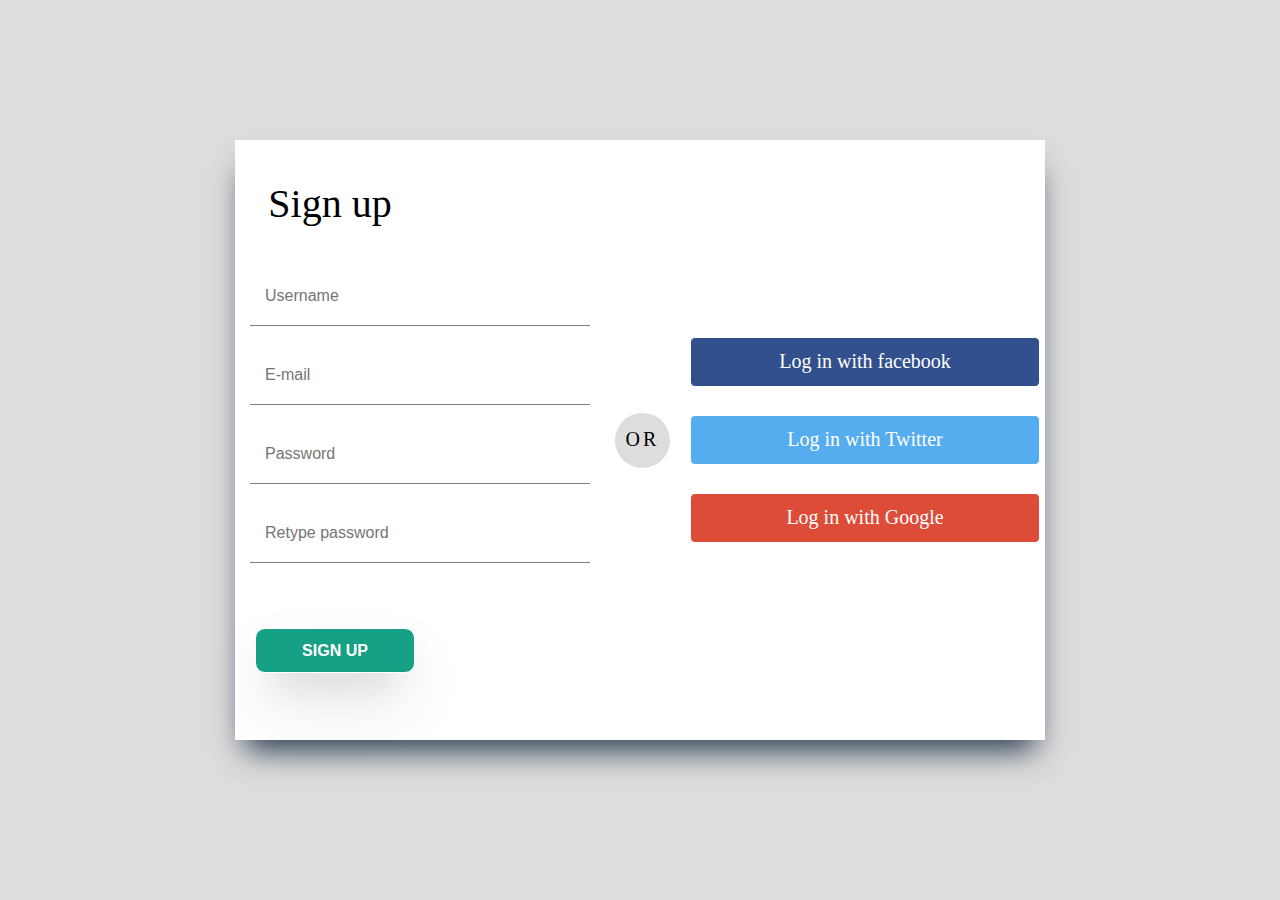
<file: form1/index.html>
<!DOCTYPE html>
<html lang="en">
<head>
    <meta charset="UTF-8">
    <meta http-equiv="X-UA-Compatible" content="IE=edge">
    <meta name="viewport" content="width=device-width, initial-scale=1.0">
    <link rel="stylesheet" href="style.css">
    <title>Sign Up</title>
</head>
<body>


    <center>
        <div class="container">

            <div class="form">
                <form>
                    <h1>Sign up</h1>
                    <input type="text" placeholder="Username">
                    <br>
                    <input type="email" placeholder="E-mail">
                    <br>
                    <input type="password" placeholder="Password">
                    <br>
                    <input type="password" placeholder="Retype password">
                    <br>

                    <button>SIGN UP</button>

                </form>
            </div>

            <div class="or">
                OR
            </div>

            <div class="social">

                <div id="fb"><a href="#">Log in with facebook</a></div>
                <br>
                <div id="tw"><a href="#">Log in with Twitter</a></div>
                <br>
                <div id="go"><a href="#">Log in with Google</a></div>

            </div>

        </div>
    </center>
</body>
</html>
</file>
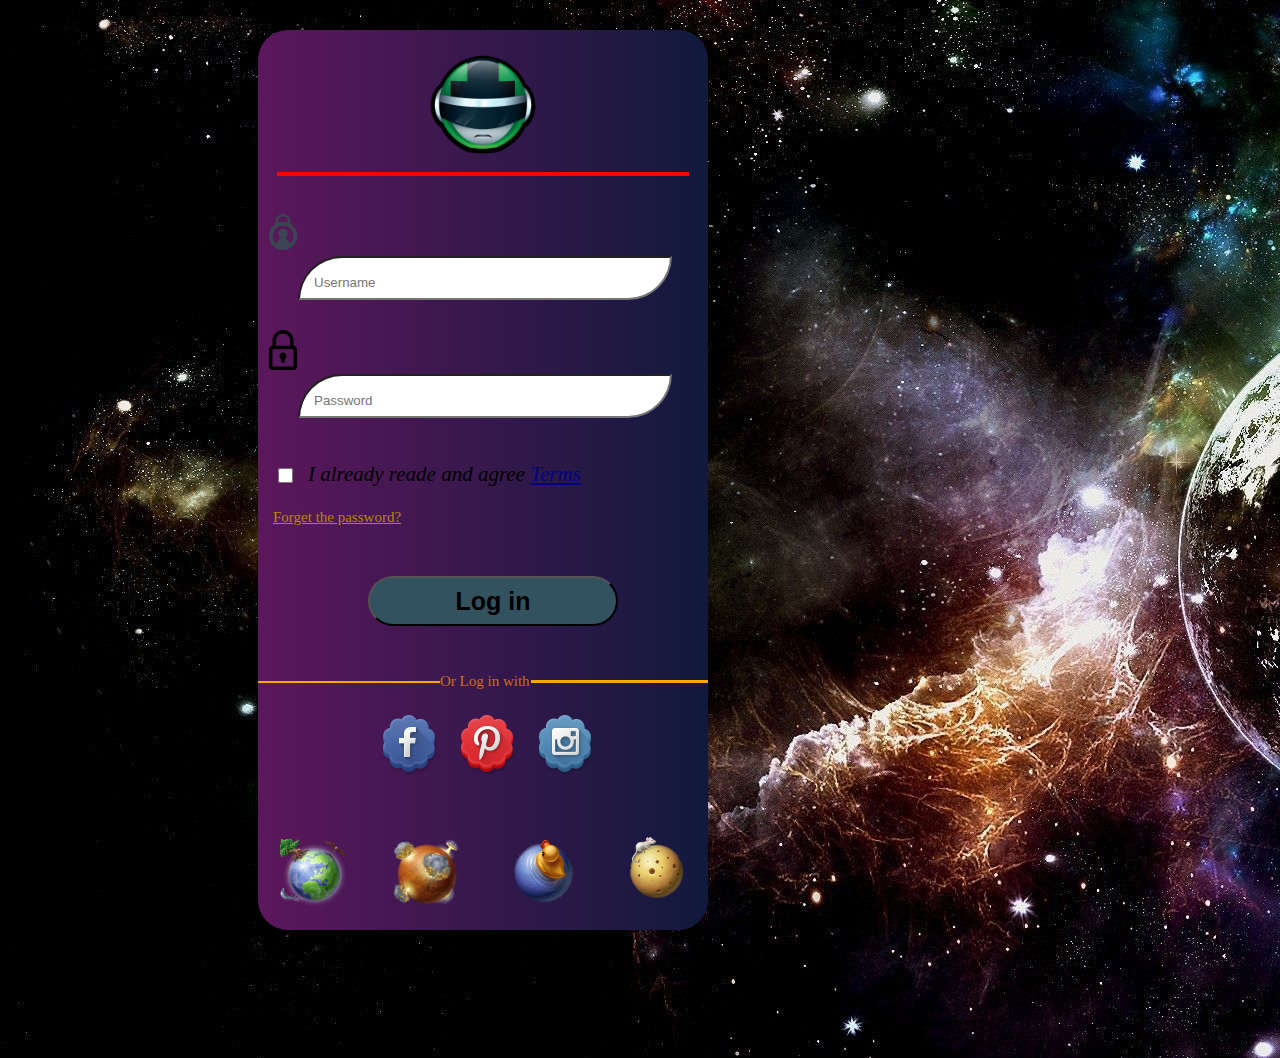
<file: form2/index.html>
<!DOCTYPE html>
<html lang="en">
<head>
    <meta charset="UTF-8">
    <title>Planets</title>
    <link rel="stylesheet" href="style.css">

</head>
<body>




<div class="border">

<img src="Hopstarter-Bioman-Bioman-Avatar-2-Green.ico" class="img">
    <hr width="91%" size="4" color="red" style="float: bottom">


<br>
    <img src="iconfinder-securityprotectlockshield26-4021460_113100.ico" class="inp1img">
<input type="text" placeholder="Username" class="inp1">


    <br>
    <img src="lockicon_120641.ico" class="passimag">


<br>
    <input type="password" placeholder="Password" class="inp2">

    <br>
    <input type="checkbox" class="check">
    <p class="terms">I already reade and agree <a href="#" class="href"> Terms</a> </p>
    <a href="#" class="forgetpass">Forget the password?</a>


    <br>
    <button class="butt">Log in</button>
    <hr class="hr" color="orange">


    <p class="media">Or Log in with</p>
    <hr class="hr2" color="orange" size="3">


    <a href="#"><img src="Lunartemplates-Modern-Social-Media-Flowers-Facebook.ico" class="mediaico"></a>
    <a href="#"><img src="Lunartemplates-Modern-Social-Media-Flowers-Pinterest.ico" class="pintrest"></a>
    <a href="#"><img src="Lunartemplates-Modern-Social-Media-Flowers-Instagram.ico" class="insta"></a>

    <br>

    <img src="earth_97176.png" width="70px" height="70px" style="margin: 50px 20px 10px 20px">
    <img src="mars_97169.png" width="70px" height="70px" style="margin: 50px 20px 10px 20px">
    <img src="neptune_97175.png"width="75px" height="75px" style="margin: 50px 20px 10px 20px">
    <img src="moon_97167.ico" width="75px" height="75px" style="margin: -93px 100px 100px 360px">

</div>
</body>
</html>
</file>
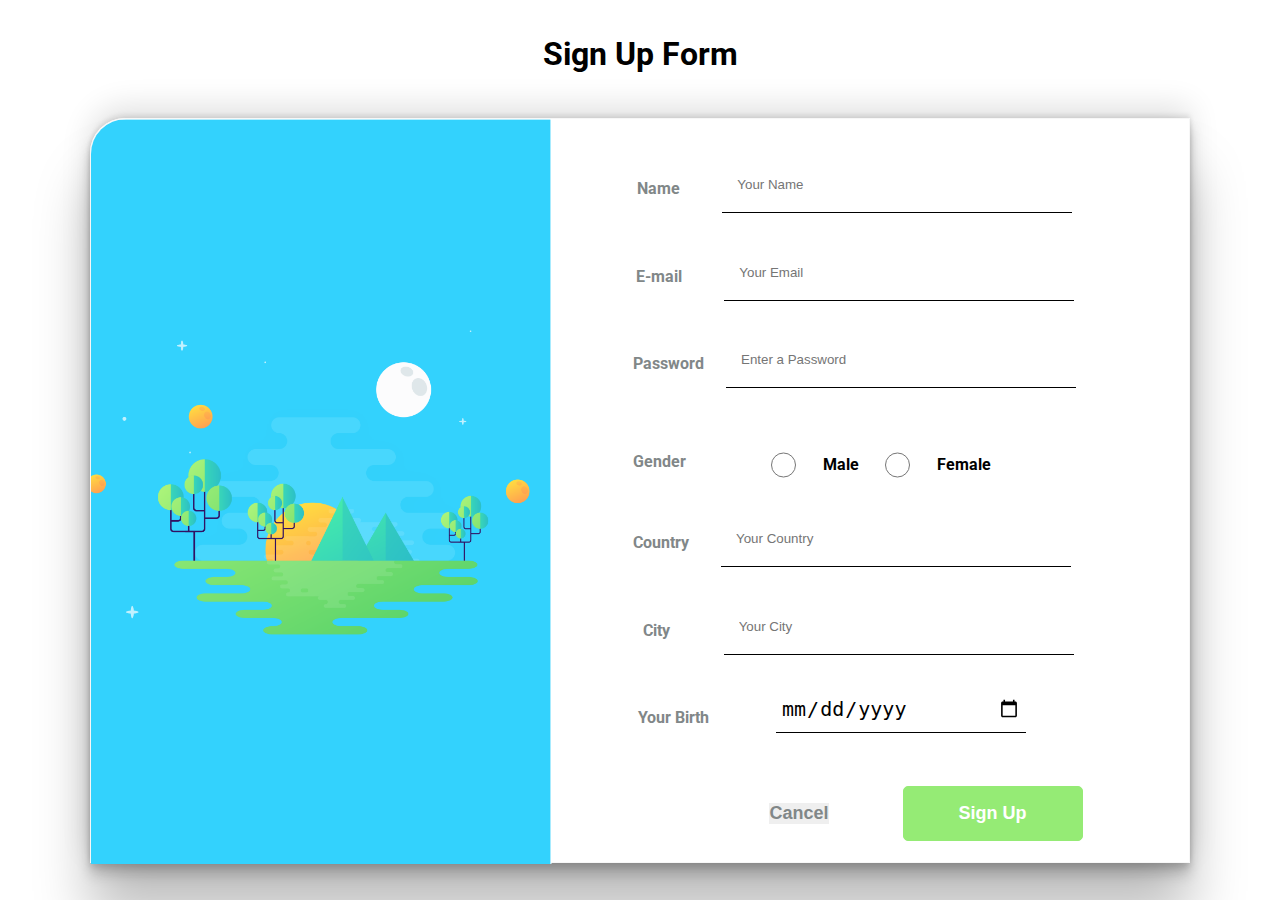
<file: form3/index.html>
<!DOCTYPE html>
<html lang="en">
<head>
    <meta charset="UTF-8">
    <meta http-equiv="X-UA-Compatible" content="IE=edge">
    <meta name="viewport" content="width=device-width, initial-scale=1.0">
    <title>Register</title>
    <link rel="stylesheet" href="style.css">
    <link rel="preconnect" href="https://fonts.googleapis.com">
    <link rel="preconnect" href="https://fonts.gstatic.com" crossorigin>
    <link href="https://fonts.googleapis.com/css2?family=Roboto:wght@300&display=swap" rel="stylesheet">
</head>
<body>
    

    <center>
        <h1 style="position: relative; top: 35px;">Sign Up Form</h1>
        <div class="container">
            <img src="tree.png" alt="">
    
                <div class="form">
                    <div>
                        <h3>Name</h3>
                        <input type="text" placeholder="Your Name" id="inp">
                    </div>

                    <br>

                    <div>
                        <h3>E-mail</h3>
                        <input type="email" placeholder="Your Email" id="inp" >
                    </div>

                    <br>

                    <div>
                        <h3>Password</h3>
                        <input type="password" placeholder="Enter a Password" id="inp" class="pas">
                    </div>

                    
                    <div class="gen">
                        <h3  style="
                        margin-top: 20px;">Gender</h3>
                        <div class="rad">
                            <input type="radio">
                            <h4>Male</h4>
                            <input type="radio">
                            <h4>Female</h4>
                        </div>
                    </div>
                    <div>
                        <h3>Country</h3>
                        <input type="text" placeholder="Your Country" id="inp" class="cont">
                    </div>

                    <br>

                    <div>
                        <h3>City</h3>
                        <input type="text" placeholder="Your City" id="inp" class="cit">
                    </div>

                    <br>

                    <div>
                        <h3 style="margin-right: 125px;">Your Birth</h3>
                        <input type="date" id="date">
                    </div>

                    <div class="btn">
                        <button id="cancel">Cancel</button>
                        <button id="sign">Sign Up</button>
                    </div>
                </div>
        </div>
    </center>
    <script src="script.js"></script>
</body>
</html>
</file>
<file: form1/style.css>
@import url(https://fonts.googleapis.com/css?family=Roboto:400,300,500);

* {
    margin: 0;
    padding: 0;
    box-sizing: border-box;
}

body {
    background-color: #DDDDDD;
}

.container {
    margin: 140px auto;
    width: 810px;
    height: 600px;
    display: flex;
    justify-content: space-evenly;
    align-items: center;
    background-color: white;
    box-shadow: rgb(38, 57, 77) 0px 20px 30px -10px;
}

.form {
    height: 540px;
    width: 370px;
    padding: 10px;
}


.or {
    height: 55px;
    width: 55px;
    border-radius: 50%;
    background-color: #DDDDDD;
    font-size: 20px;
    letter-spacing: 3px;
    padding-top: 15px;
    margin-right: 15px;
}

.social {
    display: flex;
    justify-content: space-around;
    flex-direction: column;
    align-items: center;
    padding: 70px;
    height: 350px;
    width: 350px;
}

h1 {
    margin-right: 190px;
    margin-top: 0px;
    font-family: ui-monospace;
    font-weight: 400;
    font-size: 40px;
}

input {
    border: none;
    border-bottom: 1px gray solid;
    padding: 15px;
    position: relative;
    right: 5px;
    top: 20px;
    color: black;
    font-size: 16px;
    padding-bottom: 20px;
    padding-top: 40px;
    width: 340px;
}

button {
    position: relative;
    top: 85px;
    right: 90px;
    height: 45px;
    width: 160px;
    padding: 0px;
    color: white;
    word-break: 2px;
    background-color: #16a085;
    border: 1px solid white;
    border-radius: 10px;
    font-size: 16px;
    font-weight: bold;
    transition: 0.8s;
    box-shadow: rgba(50, 50, 93, 0.25) 0px 30px 60px -12px, rgba(0, 0, 0, 0.3) 0px 18px 36px -18px;
}

#fb {
    height: 50px;
    width: 350px;
    color: white;
    background-color: #32508E;
    border: solid 1px;
    border-radius: 5px;
    padding: 12px;
    font-size: 20px;
    font-weight: 500;
}


#tw {
    height: 50px;
    width: 350px;
    color: white;
    background-color: #55ACEE;
    border: solid 1px;
    border-radius: 5px;
    padding: 12px;
    font-size: 20px;
    font-weight: 500;
}


#go {
    height: 50px;
    width: 350px;
    color: white;
    background-color: #DD4B39;
    border: solid 1px;
    border-radius: 5px;
    padding: 12px;
    font-size: 20px;
    font-weight: 500;
}

a {
    text-decoration: none;
    color: white;
    padding: 10px;
    word-break: 3px;
    cursor:pointer;
}


button:hover{
    background-color: white;
    color: black;
    font-size: 18px;
    cursor: pointer;
    border: solid 1px black;
}


input:focus {
    outline: none;
    border-bottom: 2px solid #0b6bb4;
}

.social div :hover{
    opacity: 0.6;
}
</file>
<file: form2/style.css>
body{
    background-image: url("nice art about earth.jpg");
    width: 1500px;
    height: 1020px;
    float: bottom;
}
.header{
    font-size:50px;
    font-weight: bold;
    font-family: Arial, serif;
    float: right;
    margin-right: -120px;
    margin-top: 120px;
    padding: 10px 10px 10px 10px;
    background: orange;
}

.header:hover{
    font-size: 75px;
    transform: rotate(20deg);
}
.border{
    height: 900px;
    width: 450px;
    background-image: linear-gradient(to left,#11193d,#5c175c);
    border-radius: 30px;
    margin-left: 250px;
    margin-top: 30px;
}

.img{
    margin-top: 20px;
    margin-left: 170px;
    height: 110px;
    width: 110px;
}

.inp1img{
    height: 40px;
    width: 40px;
    margin-top: 10px;
    margin-left: 5px;
}

.inp1{
    width: 350px;
    height: 20px;
    margin-left: 40px;
    margin-top: 0;
    border-radius: 80px 0 80px 0;
    padding: 14px 6px 6px 14px;
    outline: none;
}

.passimag{
    height: 40px;
    width: 40px;
    margin-top: 30px;
    margin-left: 5px;
}

.inp2{
    width: 350px;
    height: 20px;
    margin-left: 40px;
    margin-top: 0;
    border-radius: 80px 0 80px 0;
    padding: 14px 6px 6px 14px;
    outline: none;
}

.check{
    height: 15px;
    width: 15px;
    margin-top: 50px;
    margin-left: 20px;
}

.terms{
    font-size: 21px;
    font-style: italic;
    margin-left: 50px;
    margin-top: -25px;
}

.href{
    color: darkblue;
}
.href:hover{
    color: hotpink;
}

.forgetpass{
    font-size: 15px;
    color: darkgoldenrod;
    margin-bottom: 10px;
    margin-top: 8px;
    margin-left: 15px;
}

.forgetpass:hover{
    color: firebrick;
    font-size: 25px;
}

.butt{
    height: 50px;
    width: 250px;
    margin-left: 110px;
    margin-top: 50px;
    background:#31525e;
    border-radius: 100px 100px 100px 100px;
    font-size: 25px;
    font-weight: bold;
}

.butt:hover{
    background: lime;
    cursor: pointer;
}

.hr{
    width: 40%;
    margin-top: 55px;
    float: left;

}

.media{
    font-size: 15px;
    color: chocolate;
    margin-left: 5px;
    margin-top: 47px;

}

.hr2{
    width: 39%;
    margin-top: -25px;
    float: right;
}


.mediaico{
    margin-top: 10px;
    margin-left: 125px;
}

.mediaico:hover{
    height: 50px;
    width: 50px;
}

.pintrest{
    margin-top: 10px;
    margin-left: 10px;
}

.pintrest:hover{
    height: 50px;
    width: 50px;
}

.insta{
    margin-top: 10px;
    margin-left: 10px;
}

.insta:hover{
    height: 50px;
    width: 50px;
}
</file>
<file: form3/style.css>
* {
    box-sizing: border-box;
    margin: 0;
    padding: 0;
}

body {
    font-family: 'Roboto', sans-serif;
}

img {
    height: 745px;
    border-top-left-radius: 35px;
}

.container {
    display: flex;
    justify-content: space-between;
    flex-wrap: wrap;
    margin-top: 80px;
    position: relative;
    border-top-left-radius: 35px;
    width: 1100px;
    height: 745px;
    border: 1px solid rgb(247, 247, 247);
    box-shadow: rgba(0, 0, 0, 0.25) 0px 54px 55px, rgba(0, 0, 0, 0.12) 0px -12px 30px, rgba(0, 0, 0, 0.12) 0px 4px 6px, rgba(0, 0, 0, 0.17) 0px 12px 13px, rgba(0, 0, 0, 0.09) 0px -3px 5px;
}

.form {
    display: flex;
    flex-wrap: wrap;
    justify-content: space-evenly;
    align-items: center;
    position: absolute;
    top: 25px;
    left: 520px;
    height: 700px;
    width: 500px;
}

#inp {
    width: 350px;
    padding: 15px;
    padding-bottom: 20px;
    border: none;
    border-bottom: solid 1px black;
    margin-left: 35px;
}

#inp:visited {
    border-top: none;
    
}

#rad {
    position: relative;
}


h3 {
    color: rgb(129, 135, 136);
    float: left;
    padding: 7px;
    font-size: 16px;
    margin-top: 10px;
}

.pas {
    position: relative;
    right: 20px;
}

.cont {
    position: relative;
    right: 10px;
}

.cit {
    position: relative;
    left: 12px;
}


#date {
    width: 250px;
    padding: 5px;
    font-size: 20px;
    position: relative;
    bottom: 0px;
    left: -65px;
    border: none;
    border-bottom: solid 1px black;
    padding-bottom: 10px;
}

.gen{
    display: flex;
    justify-content: space-between;
    width: 470px;
    height: 55px;
}

.rad {
    display: flex;
    width: 220px;
    justify-content: space-between;
    align-items: center;
    flex-wrap: wrap;
    margin-right: 105px;
}

.rad input {
    height: 80px;
    width: 25px;
}

#sign {
    background-color: rgb(149, 235, 117);
    width: 180px;
    height: 55px;
    font-size: 18px;
    font-weight: bold;
    color: white;
    border: solid 1px rgb(149, 235, 117);
    border-radius: 5px;
    margin-left: 200px;
    transition: 0.7s;
}


#cancel {
    border: none;
    font-size: 18px;
    font-weight: 600;
    color: rgb(129, 135, 136);
    position: relative;
    left: 130px;
    transition: 0.7s;
}

.btn {
    position: relative;
    top: 15px;
}

button:hover {
    cursor: pointer;
    margin-right: 30px;
}


#inp:focus {
    outline: none;
    border-bottom: solid 2px lime;
}


#sign:hover {
    background-color: rgb(20 219 29);
}
</file>
